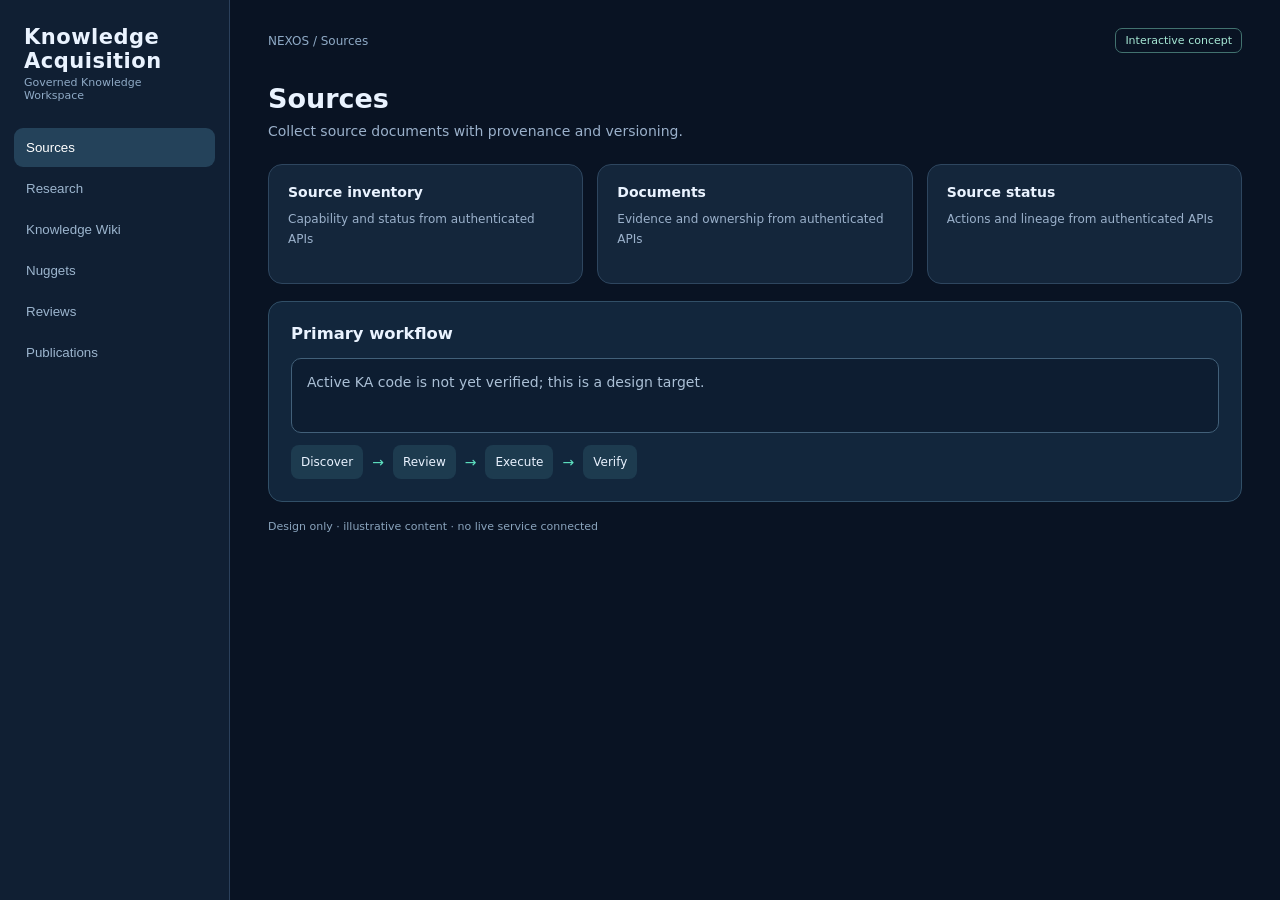
<file: docs/user-notes/nexos-integration-v1/handoff/ui-design/mockup.html>
<!doctype html><html lang="en"><head><meta charset="utf-8"><meta name="viewport" content="width=device-width,initial-scale=1"><title>Knowledge Acquisition — NEXOS UI concept</title><style>*{box-sizing:border-box}body{margin:0;background:#091323;color:#eaf3ff;font:14px system-ui,Arial}.layout{display:grid;grid-template-columns:230px minmax(0,1fr);min-height:100vh}.side{background:#101f33;border-right:1px solid #2b405b;padding:25px 14px}.brand{font-size:21px;font-weight:750;margin:0 10px 3px;letter-spacing:.5px}.sub{font-size:11px;color:#8faac6;margin:0 10px 26px}.nav{display:block;width:100%;text-align:left;background:transparent;color:#9cb5ce;border:0;border-radius:9px;padding:12px;margin:2px 0;cursor:pointer}.nav.active,.nav:hover{background:#24425a;color:white}.main{padding:28px 38px;max-width:1500px}.top{display:flex;justify-content:space-between;align-items:center;margin-bottom:30px;color:#8faac6;font-size:12px}.tag{border:1px solid #42726f;color:#a6e8d5;padding:5px 9px;border-radius:7px;font-size:11px}h1{font-size:27px;margin:0 0 6px}p{color:#9bb1cb;line-height:1.6;margin:0 0 22px}.grid{display:grid;grid-template-columns:repeat(3,minmax(0,1fr));gap:14px}.card{background:#14263b;border:1px solid #2e465f;border-radius:14px;padding:19px;min-height:120px}.card h3{font-size:14px;margin:0 0 10px}.card p{font-size:12px;margin:0}.box{background:#12263c;border:1px solid #314f67;border-radius:14px;padding:22px;margin-top:17px}.box h3{margin:0 0 15px}.flow{display:flex;flex-wrap:wrap;gap:9px;align-items:center}.step{padding:10px;background:#1d3b4f;border-radius:8px;font-size:12px}.arrow{color:#5ee1c1}.entry{background:#0d1d31;border:1px solid #426079;border-radius:10px;padding:15px;color:#abc0d6;min-height:75px;margin-bottom:12px}.cta{background:#50d4b8;color:#073035;border:0;border-radius:9px;padding:10px 14px;font-weight:700;cursor:pointer}.small{font-size:11px;color:#8aa4bd;margin-top:18px}.screen{display:none}.screen.active{display:block}@media(max-width:800px){.layout{grid-template-columns:1fr}.side{padding:12px}.side nav{display:flex;overflow:auto}.nav{white-space:nowrap}.main{padding:18px}.grid{grid-template-columns:1fr}}</style></head><body><div class="layout"><aside class="side"><div class="brand">Knowledge Acquisition</div><div class="sub">Governed Knowledge Workspace</div><nav><button class="nav active" onclick="go(0,this)">Sources</button><button class="nav " onclick="go(1,this)">Research</button><button class="nav " onclick="go(2,this)">Knowledge Wiki</button><button class="nav " onclick="go(3,this)">Nuggets</button><button class="nav " onclick="go(4,this)">Reviews</button><button class="nav " onclick="go(5,this)">Publications</button></nav></aside><main class="main"><div class="top"><span>NEXOS / <span id="crumb">Sources</span></span><span class="tag">Interactive concept</span></div><section id="s0" class="screen active"><h1>Sources</h1><p>Collect source documents with provenance and versioning.</p><div class="grid"><div class="card"><h3>Source inventory</h3><p>Capability and status from authenticated APIs</p></div><div class="card"><h3>Documents</h3><p>Evidence and ownership from authenticated APIs</p></div><div class="card"><h3>Source status</h3><p>Actions and lineage from authenticated APIs</p></div></div><div class="box"><h3>Primary workflow</h3><div class="entry">Active KA code is not yet verified; this is a design target.</div><div class="flow"><span class="step">Discover</span><span class="arrow">→</span><span class="step">Review</span><span class="arrow">→</span><span class="step">Execute</span><span class="arrow">→</span><span class="step">Verify</span></div></div><div class="small">Design only · illustrative content · no live service connected</div></section><section id="s1" class="screen "><h1>Research</h1><p>Acquire knowledge to close process and domain gaps.</p><div class="grid"><div class="card"><h3>Research requests</h3><p>Capability and status from authenticated APIs</p></div><div class="card"><h3>Evidence</h3><p>Evidence and ownership from authenticated APIs</p></div><div class="card"><h3>Acquisition runs</h3><p>Actions and lineage from authenticated APIs</p></div></div><div class="box"><h3>Primary workflow</h3><div class="entry">A research operation returns a durable ID and evidence.</div><div class="flow"><span class="step">Discover</span><span class="arrow">→</span><span class="step">Review</span><span class="arrow">→</span><span class="step">Execute</span><span class="arrow">→</span><span class="step">Verify</span></div></div><div class="small">Design only · illustrative content · no live service connected</div></section><section id="s2" class="screen "><h1>Knowledge Wiki</h1><p>Edit human-readable paragraphs backed by governed nuggets.</p><div class="grid"><div class="card"><h3>Wiki pages</h3><p>Capability and status from authenticated APIs</p></div><div class="card"><h3>Revisions</h3><p>Evidence and ownership from authenticated APIs</p></div><div class="card"><h3>Source references</h3><p>Actions and lineage from authenticated APIs</p></div></div><div class="box"><h3>Primary workflow</h3><div class="entry">Changes flow through governance; no direct graph writes.</div><div class="flow"><span class="step">Discover</span><span class="arrow">→</span><span class="step">Review</span><span class="arrow">→</span><span class="step">Execute</span><span class="arrow">→</span><span class="step">Verify</span></div></div><div class="small">Design only · illustrative content · no live service connected</div></section><section id="s3" class="screen "><h1>Nuggets</h1><p>Inspect structured knowledge facts and their lineage.</p><div class="grid"><div class="card"><h3>Knowledge nuggets</h3><p>Capability and status from authenticated APIs</p></div><div class="card"><h3>Conflict status</h3><p>Evidence and ownership from authenticated APIs</p></div><div class="card"><h3>Provenance</h3><p>Actions and lineage from authenticated APIs</p></div></div><div class="box"><h3>Primary workflow</h3><div class="entry">Nugget updates are reflected in reviewed wiki revisions.</div><div class="flow"><span class="step">Discover</span><span class="arrow">→</span><span class="step">Review</span><span class="arrow">→</span><span class="step">Execute</span><span class="arrow">→</span><span class="step">Verify</span></div></div><div class="small">Design only · illustrative content · no live service connected</div></section><section id="s4" class="screen "><h1>Reviews</h1><p>Approve, reject or request changes to acquired knowledge.</p><div class="grid"><div class="card"><h3>Pending review</h3><p>Capability and status from authenticated APIs</p></div><div class="card"><h3>Conflicts</h3><p>Evidence and ownership from authenticated APIs</p></div><div class="card"><h3>Human decisions</h3><p>Actions and lineage from authenticated APIs</p></div></div><div class="box"><h3>Primary workflow</h3><div class="entry">Only approved knowledge is published to Knowledge Worker.</div><div class="flow"><span class="step">Discover</span><span class="arrow">→</span><span class="step">Review</span><span class="arrow">→</span><span class="step">Execute</span><span class="arrow">→</span><span class="step">Verify</span></div></div><div class="small">Design only · illustrative content · no live service connected</div></section><section id="s5" class="screen "><h1>Publications</h1><p>Track approved knowledge delivery and graph-change proposals.</p><div class="grid"><div class="card"><h3>Approved versions</h3><p>Capability and status from authenticated APIs</p></div><div class="card"><h3>KW proposals</h3><p>Evidence and ownership from authenticated APIs</p></div><div class="card"><h3>Publication history</h3><p>Actions and lineage from authenticated APIs</p></div></div><div class="box"><h3>Primary workflow</h3><div class="entry">Publishing knowledge is not automatic graph mutation.</div><div class="flow"><span class="step">Discover</span><span class="arrow">→</span><span class="step">Review</span><span class="arrow">→</span><span class="step">Execute</span><span class="arrow">→</span><span class="step">Verify</span></div></div><div class="small">Design only · illustrative content · no live service connected</div></section></main></div><script>function go(i,b){document.querySelectorAll('.screen').forEach(x=>x.classList.remove('active'));document.getElementById('s'+i).classList.add('active');document.querySelectorAll('.nav').forEach(x=>x.classList.remove('active'));b.classList.add('active');document.getElementById('crumb').textContent=b.textContent}</script></body></html>
</file>
